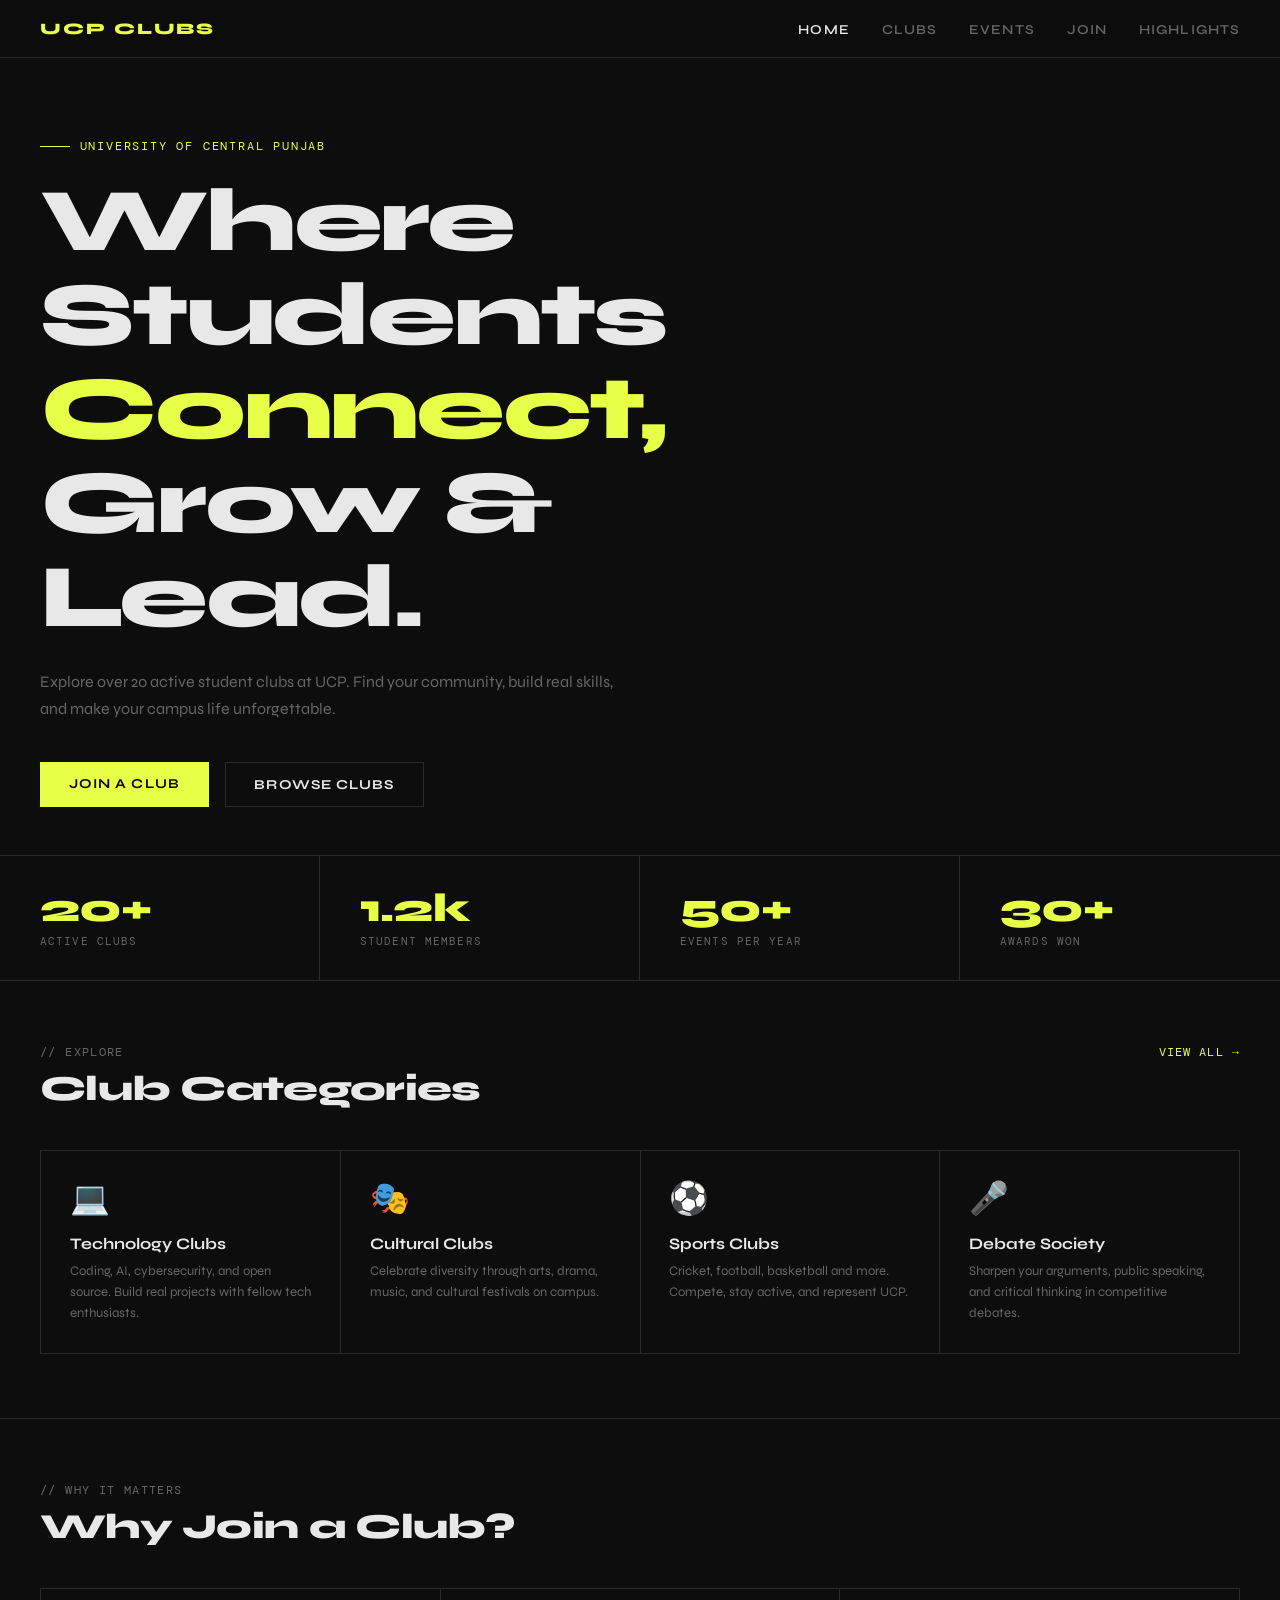
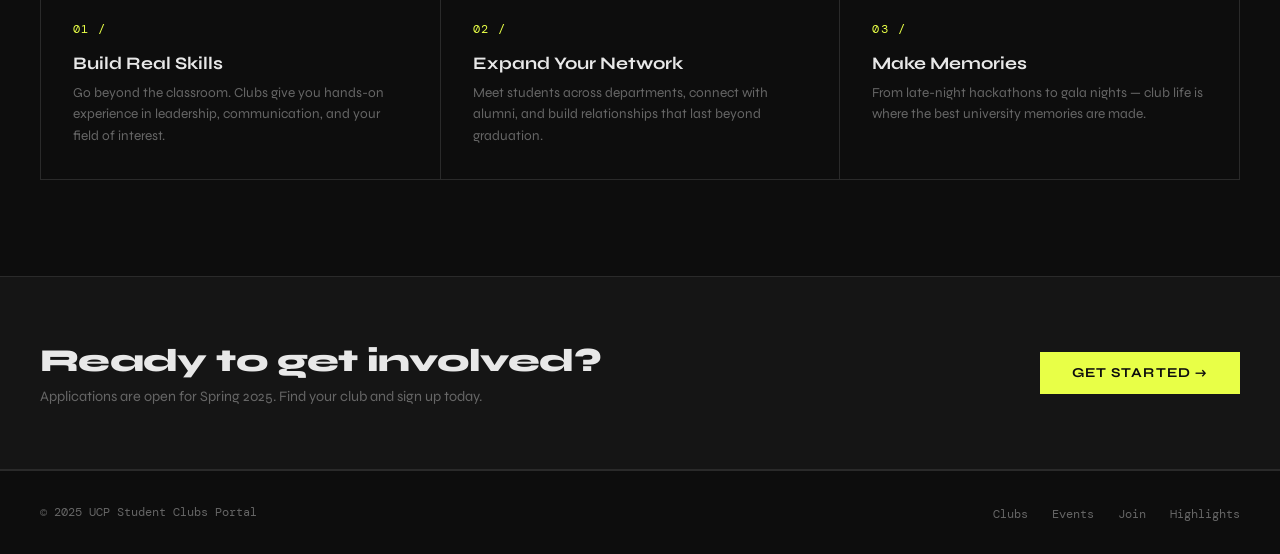
<file: src/index.html>
<!-- index.html -->
<!DOCTYPE html>
<html lang="en">
<head>
  <meta charset="UTF-8" />
  <meta name="viewport" content="width=device-width, initial-scale=1.0"/>
  <title>Home | UCP Clubs Portal</title>
  <link rel="stylesheet" href="../styles/styles.css" />
  <link href="https://fonts.googleapis.com/css2?family=DM+Mono:wght@400;500&family=Syne:wght@400;600;700;800&display=swap" rel="stylesheet"/>
</head>
<body>

  <nav>
    <a class="nav-logo" href="index.html">UCP Clubs</a>
    <ul class="nav-links">
      <li><a href="index.html" class="active">Home</a></li>
      <li><a href="clubs.html">Clubs</a></li>
      <li><a href="events.html">Events</a></li>
      <li><a href="join.html">Join</a></li>
      <li><a href="highlights.html">Highlights</a></li>
    </ul>
  </nav>

  <section class="hero">
    <p class="hero-tag">University of Central Punjab</p>
    <h1>Where Students <span>Connect,</span> Grow & Lead.</h1>
    <p class="hero-sub">Explore over 20 active student clubs at UCP. Find your community, build real skills, and make your campus life unforgettable.</p>
    <div class="hero-cta">
      <a href="join.html" class="btn-primary">Join a Club</a>
      <a href="clubs.html" class="btn-outline">Browse Clubs</a>
    </div>
  </section>

  <div class="stats-strip">
    <div class="stat-item">
      <div class="stat-num">20+</div>
      <div class="stat-label">Active Clubs</div>
    </div>
    <div class="stat-item">
      <div class="stat-num">1.2k</div>
      <div class="stat-label">Student Members</div>
    </div>
    <div class="stat-item">
      <div class="stat-num">50+</div>
      <div class="stat-label">Events Per Year</div>
    </div>
    <div class="stat-item">
      <div class="stat-num">30+</div>
      <div class="stat-label">Awards Won</div>
    </div>
  </div>

  <section class="section">
    <div class="section-header">
      <div>
        <p class="section-tag">// explore</p>
        <h2 class="section-title">Club Categories</h2>
      </div>
      <a href="clubs.html" class="view-all">View All →</a>
    </div>
    <div class="clubs-grid">
      <a href="clubs.html" class="club-card">
        <div class="club-icon">💻</div>
        <div class="club-name">Technology Clubs</div>
        <p class="club-desc">Coding, AI, cybersecurity, and open source. Build real projects with fellow tech enthusiasts.</p>
      </a>
      <a href="clubs.html" class="club-card">
        <div class="club-icon">🎭</div>
        <div class="club-name">Cultural Clubs</div>
        <p class="club-desc">Celebrate diversity through arts, drama, music, and cultural festivals on campus.</p>
      </a>
      <a href="clubs.html" class="club-card">
        <div class="club-icon">⚽</div>
        <div class="club-name">Sports Clubs</div>
        <p class="club-desc">Cricket, football, basketball and more. Compete, stay active, and represent UCP.</p>
      </a>
      <a href="clubs.html" class="club-card">
        <div class="club-icon">🎤</div>
        <div class="club-name">Debate Society</div>
        <p class="club-desc">Sharpen your arguments, public speaking, and critical thinking in competitive debates.</p>
      </a>
    </div>
  </section>

  <section class="section">
    <div class="section-header">
      <div>
        <p class="section-tag">// why it matters</p>
        <h2 class="section-title">Why Join a Club?</h2>
      </div>
    </div>
    <div class="why-grid">
      <div class="why-card">
        <p class="why-num">01 /</p>
        <h3 class="why-title">Build Real Skills</h3>
        <p class="why-desc">Go beyond the classroom. Clubs give you hands-on experience in leadership, communication, and your field of interest.</p>
      </div>
      <div class="why-card">
        <p class="why-num">02 /</p>
        <h3 class="why-title">Expand Your Network</h3>
        <p class="why-desc">Meet students across departments, connect with alumni, and build relationships that last beyond graduation.</p>
      </div>
      <div class="why-card">
        <p class="why-num">03 /</p>
        <h3 class="why-title">Make Memories</h3>
        <p class="why-desc">From late-night hackathons to gala nights — club life is where the best university memories are made.</p>
      </div>
    </div>
  </section>

  <div class="cta-banner">
    <div class="cta-text">
      <h2>Ready to get involved?</h2>
      <p>Applications are open for Spring 2025. Find your club and sign up today.</p>
    </div>
    <a href="join.html" class="btn-primary">Get Started →</a>
  </div>

  <footer>
    <span class="footer-text">© 2025 UCP Student Clubs Portal</span>
    <ul class="footer-links">
      <li><a href="clubs.html">Clubs</a></li>
      <li><a href="events.html">Events</a></li>
      <li><a href="join.html">Join</a></li>
      <li><a href="highlights.html">Highlights</a></li>
    </ul>
  </footer>

</body>
</html>
</file>
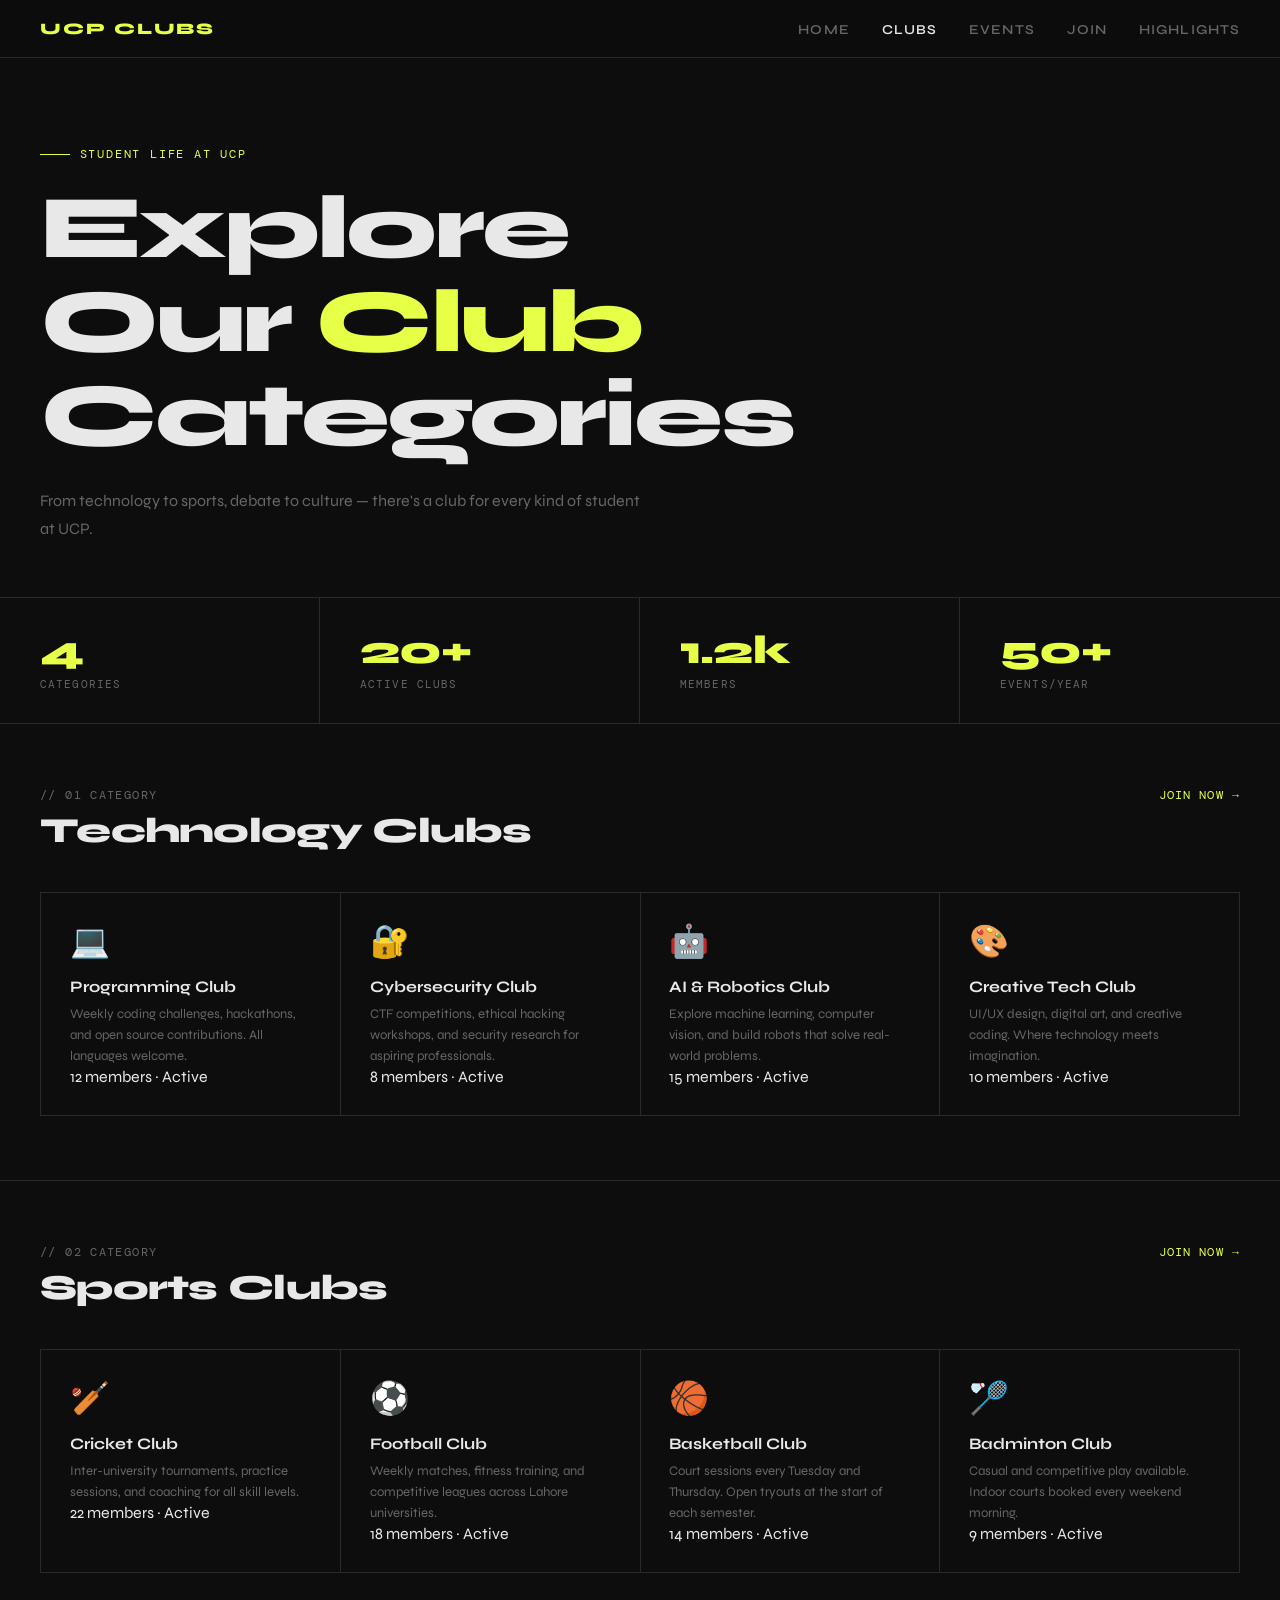
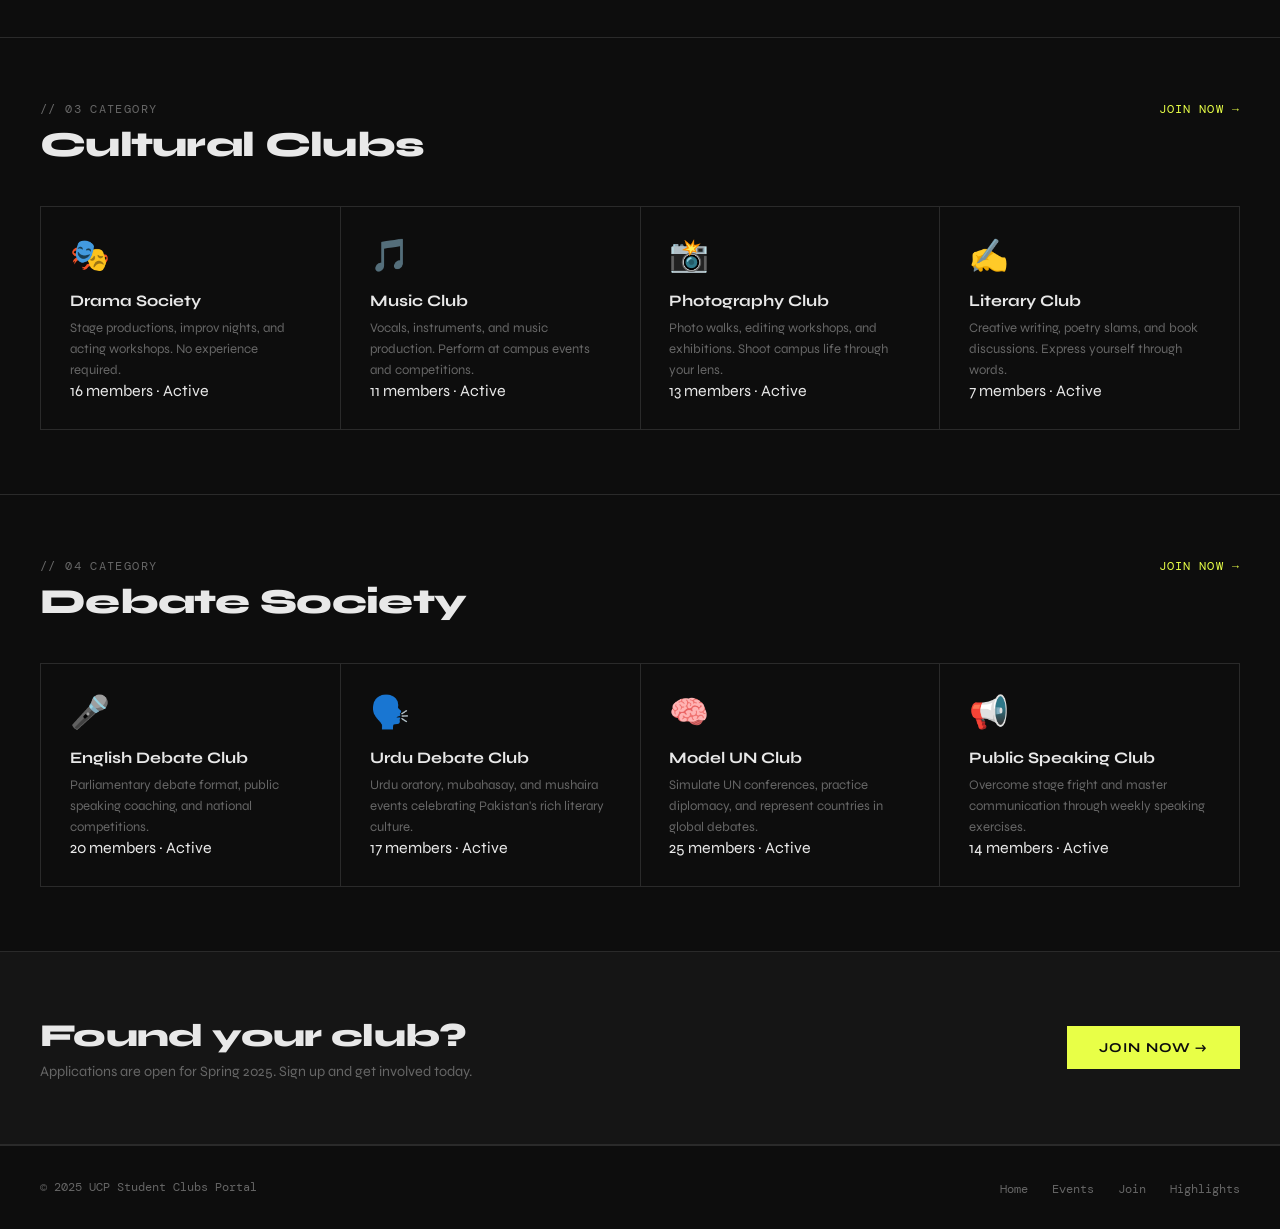
<file: src/clubs.html>
<!DOCTYPE html>
<html lang="en">
<head>
  <meta charset="UTF-8" />
  <meta name="viewport" content="width=device-width, initial-scale=1.0"/>
  <title>Club Categories | UCP Clubs Portal</title>
  <link rel="stylesheet" href="../styles/styles.css" />
  <link href="https://fonts.googleapis.com/css2?family=DM+Mono:wght@400;500&family=Syne:wght@400;600;700;800&display=swap" rel="stylesheet"/>
</head>
<body>

  <nav>
    <a class="nav-logo" href="index.html">UCP Clubs</a>
    <ul class="nav-links">
      <li><a href="index.html">Home</a></li>
      <li><a href="clubs.html" class="active">Clubs</a></li>
      <li><a href="events.html">Events</a></li>
      <li><a href="join.html">Join</a></li>
      <li><a href="highlights.html">Highlights</a></li>
    </ul>
  </nav>

  <section class="hero">
    <p class="hero-tag">Student Life at UCP</p>
    <h1>Explore Our <span>Club</span> Categories</h1>
    <p class="hero-sub">From technology to sports, debate to culture — there's a club for every kind of student at UCP.</p>
  </section>

  <div class="stats-strip">
    <div class="stat-item">
      <div class="stat-num">4</div>
      <div class="stat-label">Categories</div>
    </div>
    <div class="stat-item">
      <div class="stat-num">20+</div>
      <div class="stat-label">Active Clubs</div>
    </div>
    <div class="stat-item">
      <div class="stat-num">1.2k</div>
      <div class="stat-label">Members</div>
    </div>
    <div class="stat-item">
      <div class="stat-num">50+</div>
      <div class="stat-label">Events/Year</div>
    </div>
  </div>

  <section class="section">
    <div class="section-header">
      <div>
        <p class="section-tag">// 01 category</p>
        <h2 class="section-title">Technology Clubs</h2>
      </div>
      <a href="join.html" class="view-all">Join Now →</a>
    </div>
    <div class="clubs-grid">
      <div class="club-card">
        <div class="club-icon">💻</div>
        <div class="club-name">Programming Club</div>
        <p class="club-desc">Weekly coding challenges, hackathons, and open source contributions. All languages welcome.</p>
        <div class="club-meta">12 members · Active</div>
      </div>
      <div class="club-card">
        <div class="club-icon">🔐</div>
        <div class="club-name">Cybersecurity Club</div>
        <p class="club-desc">CTF competitions, ethical hacking workshops, and security research for aspiring professionals.</p>
        <div class="club-meta">8 members · Active</div>
      </div>
      <div class="club-card">
        <div class="club-icon">🤖</div>
        <div class="club-name">AI & Robotics Club</div>
        <p class="club-desc">Explore machine learning, computer vision, and build robots that solve real-world problems.</p>
        <div class="club-meta">15 members · Active</div>
      </div>
      <div class="club-card">
        <div class="club-icon">🎨</div>
        <div class="club-name">Creative Tech Club</div>
        <p class="club-desc">UI/UX design, digital art, and creative coding. Where technology meets imagination.</p>
        <div class="club-meta">10 members · Active</div>
      </div>
    </div>
  </section>

  <section class="section">
    <div class="section-header">
      <div>
        <p class="section-tag">// 02 category</p>
        <h2 class="section-title">Sports Clubs</h2>
      </div>
      <a href="join.html" class="view-all">Join Now →</a>
    </div>
    <div class="clubs-grid">
      <div class="club-card">
        <div class="club-icon">🏏</div>
        <div class="club-name">Cricket Club</div>
        <p class="club-desc">Inter-university tournaments, practice sessions, and coaching for all skill levels.</p>
        <div class="club-meta">22 members · Active</div>
      </div>
      <div class="club-card">
        <div class="club-icon">⚽</div>
        <div class="club-name">Football Club</div>
        <p class="club-desc">Weekly matches, fitness training, and competitive leagues across Lahore universities.</p>
        <div class="club-meta">18 members · Active</div>
      </div>
      <div class="club-card">
        <div class="club-icon">🏀</div>
        <div class="club-name">Basketball Club</div>
        <p class="club-desc">Court sessions every Tuesday and Thursday. Open tryouts at the start of each semester.</p>
        <div class="club-meta">14 members · Active</div>
      </div>
      <div class="club-card">
        <div class="club-icon">🏸</div>
        <div class="club-name">Badminton Club</div>
        <p class="club-desc">Casual and competitive play available. Indoor courts booked every weekend morning.</p>
        <div class="club-meta">9 members · Active</div>
      </div>
    </div>
  </section>

  <section class="section">
    <div class="section-header">
      <div>
        <p class="section-tag">// 03 category</p>
        <h2 class="section-title">Cultural Clubs</h2>
      </div>
      <a href="join.html" class="view-all">Join Now →</a>
    </div>
    <div class="clubs-grid">
      <div class="club-card">
        <div class="club-icon">🎭</div>
        <div class="club-name">Drama Society</div>
        <p class="club-desc">Stage productions, improv nights, and acting workshops. No experience required.</p>
        <div class="club-meta">16 members · Active</div>
      </div>
      <div class="club-card">
        <div class="club-icon">🎵</div>
        <div class="club-name">Music Club</div>
        <p class="club-desc">Vocals, instruments, and music production. Perform at campus events and competitions.</p>
        <div class="club-meta">11 members · Active</div>
      </div>
      <div class="club-card">
        <div class="club-icon">📸</div>
        <div class="club-name">Photography Club</div>
        <p class="club-desc">Photo walks, editing workshops, and exhibitions. Shoot campus life through your lens.</p>
        <div class="club-meta">13 members · Active</div>
      </div>
      <div class="club-card">
        <div class="club-icon">✍️</div>
        <div class="club-name">Literary Club</div>
        <p class="club-desc">Creative writing, poetry slams, and book discussions. Express yourself through words.</p>
        <div class="club-meta">7 members · Active</div>
      </div>
    </div>
  </section>

  <section class="section">
    <div class="section-header">
      <div>
        <p class="section-tag">// 04 category</p>
        <h2 class="section-title">Debate Society</h2>
      </div>
      <a href="join.html" class="view-all">Join Now →</a>
    </div>
    <div class="clubs-grid">
      <div class="club-card">
        <div class="club-icon">🎤</div>
        <div class="club-name">English Debate Club</div>
        <p class="club-desc">Parliamentary debate format, public speaking coaching, and national competitions.</p>
        <div class="club-meta">20 members · Active</div>
      </div>
      <div class="club-card">
        <div class="club-icon">🗣️</div>
        <div class="club-name">Urdu Debate Club</div>
        <p class="club-desc">Urdu oratory, mubahasay, and mushaira events celebrating Pakistan's rich literary culture.</p>
        <div class="club-meta">17 members · Active</div>
      </div>
      <div class="club-card">
        <div class="club-icon">🧠</div>
        <div class="club-name">Model UN Club</div>
        <p class="club-desc">Simulate UN conferences, practice diplomacy, and represent countries in global debates.</p>
        <div class="club-meta">25 members · Active</div>
      </div>
      <div class="club-card">
        <div class="club-icon">📢</div>
        <div class="club-name">Public Speaking Club</div>
        <p class="club-desc">Overcome stage fright and master communication through weekly speaking exercises.</p>
        <div class="club-meta">14 members · Active</div>
      </div>
    </div>
  </section>

  <div class="cta-banner">
    <div class="cta-text">
      <h2>Found your club?</h2>
      <p>Applications are open for Spring 2025. Sign up and get involved today.</p>
    </div>
    <a href="join.html" class="btn-primary">Join Now →</a>
  </div>

  <footer>
    <span class="footer-text">© 2025 UCP Student Clubs Portal</span>
    <ul class="footer-links">
      <li><a href="index.html">Home</a></li>
      <li><a href="events.html">Events</a></li>
      <li><a href="join.html">Join</a></li>
      <li><a href="highlights.html">Highlights</a></li>
    </ul>
  </footer>

</body>
</html>
</file>
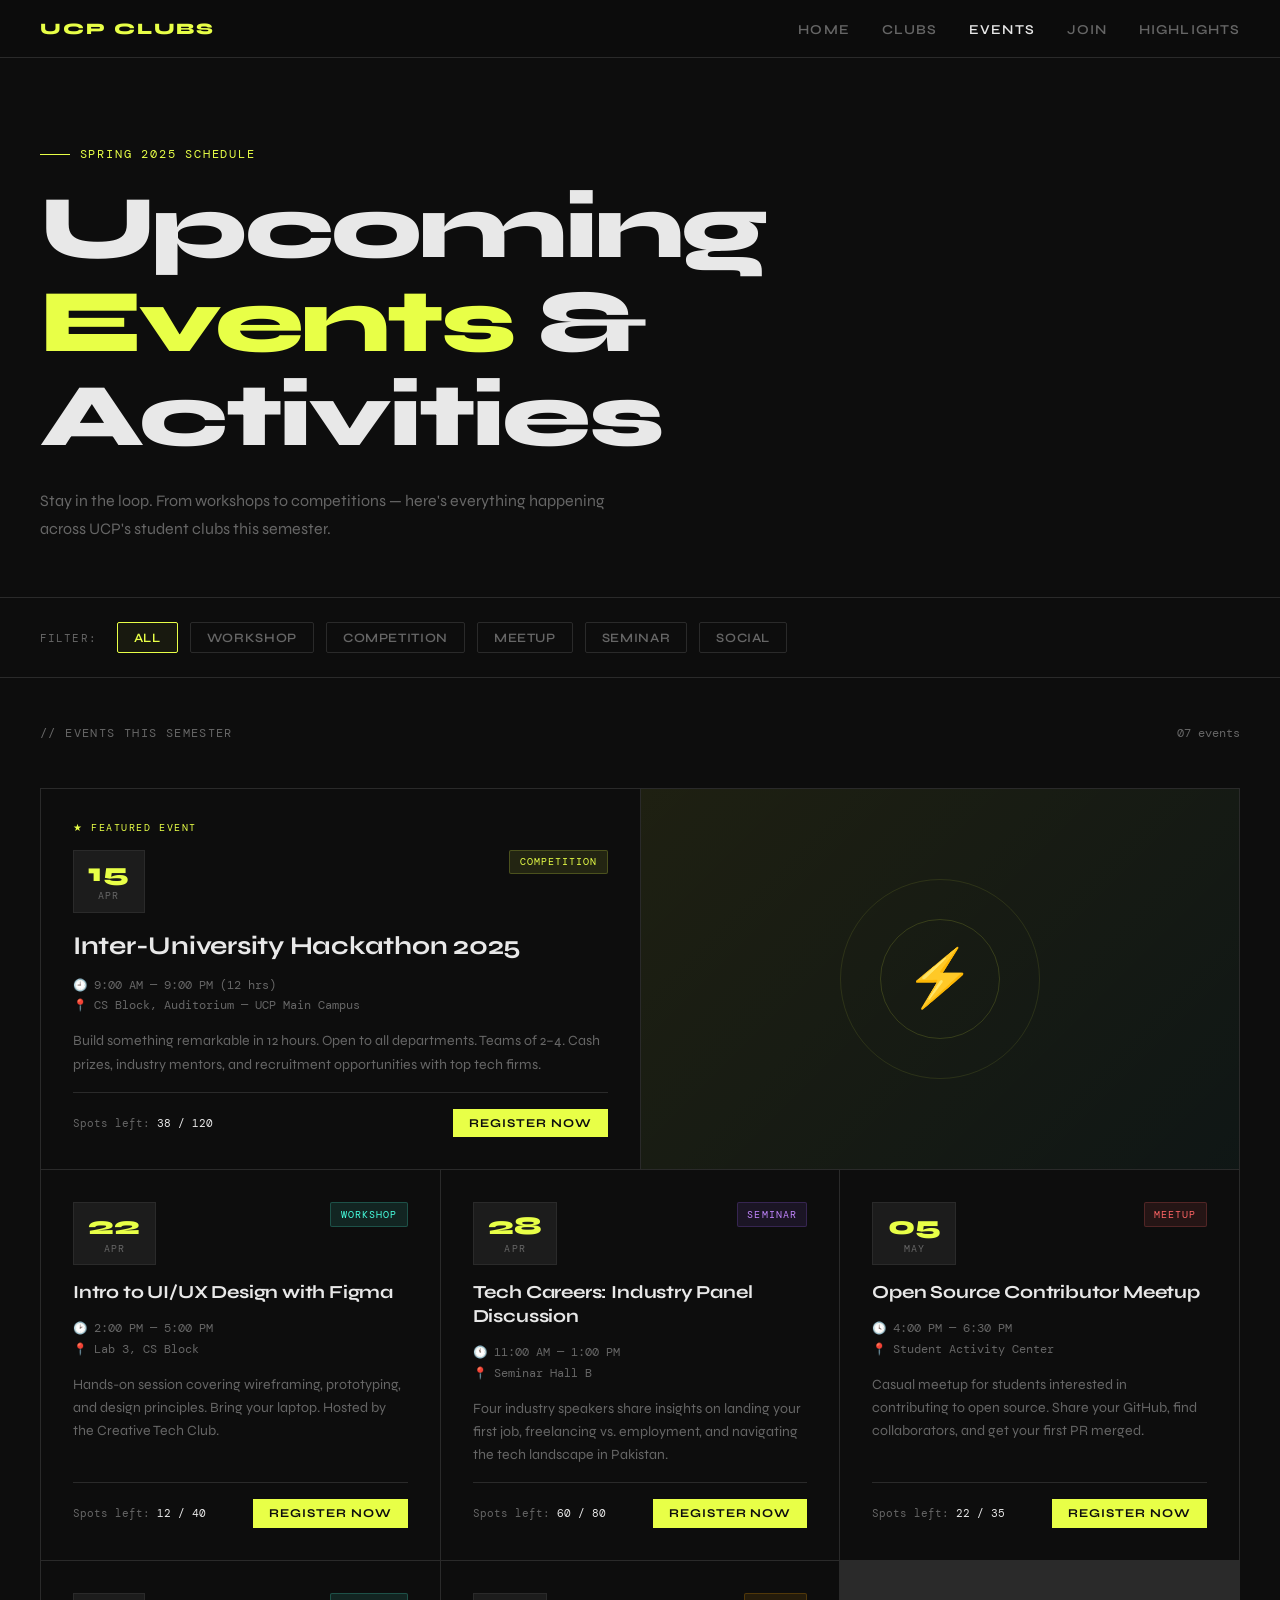
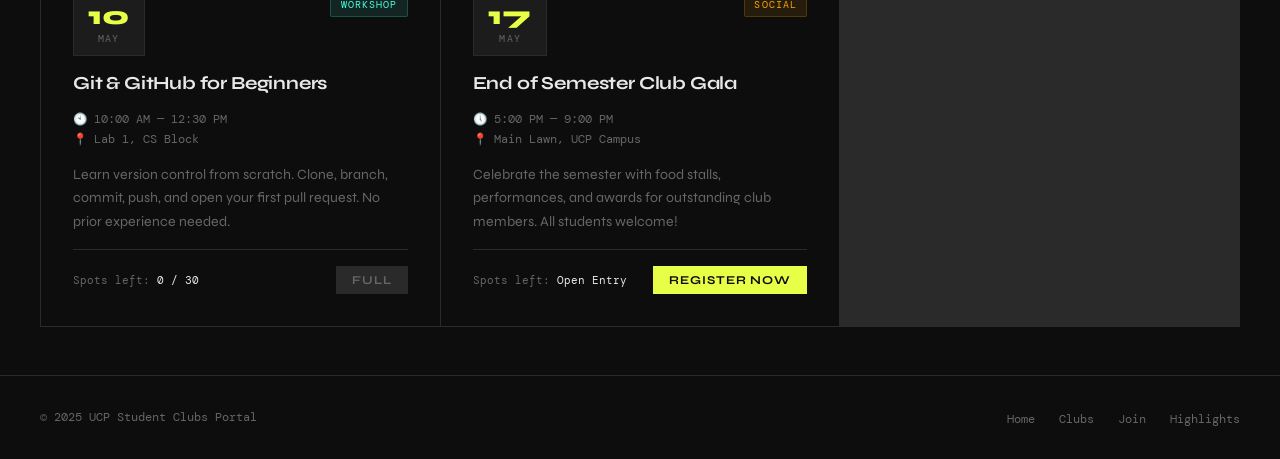
<file: src/events.html>
<!-- events.html -->
<!DOCTYPE html>
<html lang="en">
<head>
  <meta charset="UTF-8" />
  <meta name="viewport" content="width=device-width, initial-scale=1.0"/>
  <title>Upcoming Events | UCP Clubs Portal</title>
  <link rel="stylesheet" href="../styles/styles.css" />
  <link href="https://fonts.googleapis.com/css2?family=DM+Mono:wght@400;500&family=Syne:wght@400;600;700;800&display=swap" rel="stylesheet"/>
</head>
<body>

  <nav>
    <a class="nav-logo" href="index.html">UCP Clubs</a>
    <ul class="nav-links">
      <li><a href="index.html">Home</a></li>
      <li><a href="clubs.html">Clubs</a></li>
      <li><a href="events.html" class="active">Events</a></li>
      <li><a href="join.html">Join</a></li>
      <li><a href="highlights.html">Highlights</a></li>
    </ul>
  </nav>

  <section class="hero">
    <p class="hero-tag">Spring 2025 Schedule</p>
    <h1>Upcoming <span>Events</span> & Activities</h1>
    <p class="hero-sub">Stay in the loop. From workshops to competitions — here's everything happening across UCP's student clubs this semester.</p>
  </section>

  <div class="filter-bar">
    <span class="filter-label">Filter:</span>
    <button class="filter-btn active">All</button>
    <button class="filter-btn">Workshop</button>
    <button class="filter-btn">Competition</button>
    <button class="filter-btn">Meetup</button>
    <button class="filter-btn">Seminar</button>
    <button class="filter-btn">Social</button>
  </div>

  <section class="events-section">
    <div class="section-header">
      <span class="section-tag">// events this semester</span>
      <span class="section-count">07 events</span>
    </div>

    <div class="events-grid">

      <div class="event-card featured-card">
        <div class="featured-content">
          <p class="featured-badge">★ Featured Event</p>
          <div class="card-top">
            <div class="event-date">
              <span class="date-day">15</span>
              <span class="date-month">Apr</span>
            </div>
            <span class="event-tag tag-competition">Competition</span>
          </div>
          <h2 class="event-title">Inter-University Hackathon 2025</h2>
          <div class="event-meta">
            <div class="meta-item">🕘 9:00 AM — 9:00 PM (12 hrs)</div>
            <div class="meta-item">📍 CS Block, Auditorium — UCP Main Campus</div>
          </div>
          <p class="event-desc">Build something remarkable in 12 hours. Open to all departments. Teams of 2–4. Cash prizes, industry mentors, and recruitment opportunities with top tech firms.</p>
          <div class="card-footer">
            <span class="spots">Spots left: <span>38 / 120</span></span>
            <button class="register-btn">Register Now</button>
          </div>
        </div>
        <div class="featured-visual">
          <span class="featured-icon">⚡</span>
        </div>
      </div>

      <div class="event-card">
        <div class="card-top">
          <div class="event-date"><span class="date-day">22</span><span class="date-month">Apr</span></div>
          <span class="event-tag tag-workshop">Workshop</span>
        </div>
        <h3 class="event-title">Intro to UI/UX Design with Figma</h3>
        <div class="event-meta">
          <div class="meta-item">🕑 2:00 PM — 5:00 PM</div>
          <div class="meta-item">📍 Lab 3, CS Block</div>
        </div>
        <p class="event-desc">Hands-on session covering wireframing, prototyping, and design principles. Bring your laptop. Hosted by the Creative Tech Club.</p>
        <div class="card-footer">
          <span class="spots">Spots left: <span>12 / 40</span></span>
          <button class="register-btn">Register Now</button>
        </div>
      </div>

      <div class="event-card">
        <div class="card-top">
          <div class="event-date"><span class="date-day">28</span><span class="date-month">Apr</span></div>
          <span class="event-tag tag-seminar">Seminar</span>
        </div>
        <h3 class="event-title">Tech Careers: Industry Panel Discussion</h3>
        <div class="event-meta">
          <div class="meta-item">🕚 11:00 AM — 1:00 PM</div>
          <div class="meta-item">📍 Seminar Hall B</div>
        </div>
        <p class="event-desc">Four industry speakers share insights on landing your first job, freelancing vs. employment, and navigating the tech landscape in Pakistan.</p>
        <div class="card-footer">
          <span class="spots">Spots left: <span>60 / 80</span></span>
          <button class="register-btn">Register Now</button>
        </div>
      </div>

      <div class="event-card">
        <div class="card-top">
          <div class="event-date"><span class="date-day">05</span><span class="date-month">May</span></div>
          <span class="event-tag tag-meetup">Meetup</span>
        </div>
        <h3 class="event-title">Open Source Contributor Meetup</h3>
        <div class="event-meta">
          <div class="meta-item">🕓 4:00 PM — 6:30 PM</div>
          <div class="meta-item">📍 Student Activity Center</div>
        </div>
        <p class="event-desc">Casual meetup for students interested in contributing to open source. Share your GitHub, find collaborators, and get your first PR merged.</p>
        <div class="card-footer">
          <span class="spots">Spots left: <span>22 / 35</span></span>
          <button class="register-btn">Register Now</button>
        </div>
      </div>

      <div class="event-card">
        <div class="card-top">
          <div class="event-date"><span class="date-day">10</span><span class="date-month">May</span></div>
          <span class="event-tag tag-workshop">Workshop</span>
        </div>
        <h3 class="event-title">Git & GitHub for Beginners</h3>
        <div class="event-meta">
          <div class="meta-item">🕙 10:00 AM — 12:30 PM</div>
          <div class="meta-item">📍 Lab 1, CS Block</div>
        </div>
        <p class="event-desc">Learn version control from scratch. Clone, branch, commit, push, and open your first pull request. No prior experience needed.</p>
        <div class="card-footer">
          <span class="spots">Spots left: <span>0 / 30</span></span>
          <button class="register-btn full">Full</button>
        </div>
      </div>

      <div class="event-card">
        <div class="card-top">
          <div class="event-date"><span class="date-day">17</span><span class="date-month">May</span></div>
          <span class="event-tag tag-social">Social</span>
        </div>
        <h3 class="event-title">End of Semester Club Gala</h3>
        <div class="event-meta">
          <div class="meta-item">🕔 5:00 PM — 9:00 PM</div>
          <div class="meta-item">📍 Main Lawn, UCP Campus</div>
        </div>
        <p class="event-desc">Celebrate the semester with food stalls, performances, and awards for outstanding club members. All students welcome!</p>
        <div class="card-footer">
          <span class="spots">Spots left: <span>Open Entry</span></span>
          <button class="register-btn">Register Now</button>
        </div>
      </div>

    </div>
  </section>

  <footer>
    <span class="footer-text">© 2025 UCP Student Clubs Portal</span>
    <ul class="footer-links">
      <li><a href="index.html">Home</a></li>
      <li><a href="clubs.html">Clubs</a></li>
      <li><a href="join.html">Join</a></li>
      <li><a href="highlights.html">Highlights</a></li>
    </ul>
  </footer>

  <script>
    const filterBtns = document.querySelectorAll('.filter-btn');
    filterBtns.forEach(btn => {
      btn.addEventListener('click', () => {
        filterBtns.forEach(b => b.classList.remove('active'));
        btn.classList.add('active');
      });
    });
  </script>

</body>
</html>
</file>
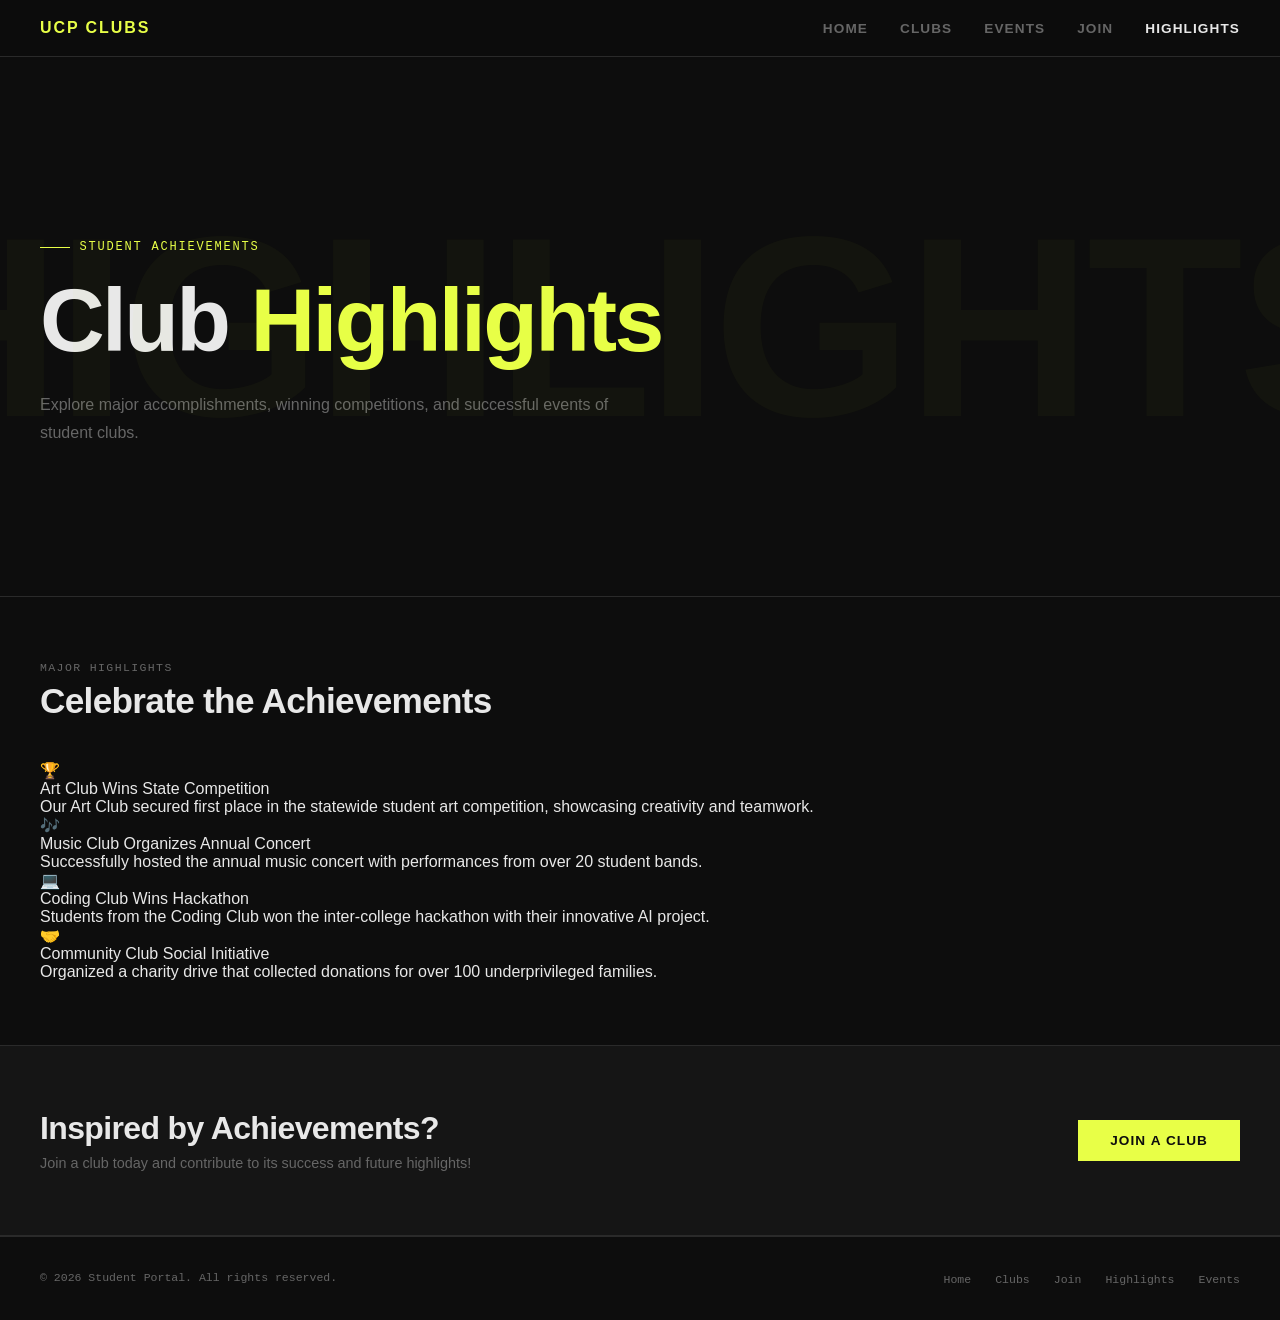
<file: src/highlights.html>
<!DOCTYPE html>
<html lang="en">
<head>
  <meta charset="UTF-8">
  <meta name="viewport" content="width=device-width, initial-scale=1.0">
  <title>Highlights</title>
  <link rel="stylesheet" href="../styles/styles.css">
</head>
<body>


  <nav>
    <a class="nav-logo" href="index.html">UCP Clubs</a>
    <ul class="nav-links">
      <li><a href="index.html">Home</a></li>
      <li><a href="clubs.html">Clubs</a></li>
      <li><a href="events.html" >Events</a></li>
      <li><a href="join.html">Join</a></li>
      <li><a href="highlights.html" class="active">Highlights</a></li>
    </ul>
  </nav>


  <section class="hero" data-bg-text="HIGHLIGHTS">
    <div class="hero-tag">STUDENT ACHIEVEMENTS</div>
    <h1>Club <span>Highlights</span></h1>
    <p class="hero-sub">
      Explore major accomplishments, winning competitions, and successful events of student clubs.
    </p>
  </section>


  <section class="section">
    <div class="section-header">
      <div>
        <div class="section-tag">MAJOR HIGHLIGHTS</div>
        <h2 class="section-title">Celebrate the Achievements</h2>
      </div>
    </div>

    <div class="highlights-grid">
      <div class="highlight-card">
        <div class="highlight-icon">🏆</div>
        <div class="highlight-title">Art Club Wins State Competition</div>
        <div class="highlight-desc">
          Our Art Club secured first place in the statewide student art competition, showcasing creativity and teamwork.
        </div>
      </div>

      <div class="highlight-card">
        <div class="highlight-icon">🎶</div>
        <div class="highlight-title">Music Club Organizes Annual Concert</div>
        <div class="highlight-desc">
          Successfully hosted the annual music concert with performances from over 20 student bands.
        </div>
      </div>

      <div class="highlight-card">
        <div class="highlight-icon">💻</div>
        <div class="highlight-title">Coding Club Wins Hackathon</div>
        <div class="highlight-desc">
          Students from the Coding Club won the inter-college hackathon with their innovative AI project.
        </div>
      </div>

      <div class="highlight-card">
        <div class="highlight-icon">🤝</div>
        <div class="highlight-title">Community Club Social Initiative</div>
        <div class="highlight-desc">
          Organized a charity drive that collected donations for over 100 underprivileged families.
        </div>
      </div>
    </div>
  </section>

  <section class="cta-banner">
    <div class="cta-text">
      <h2>Inspired by Achievements?</h2>
      <p>Join a club today and contribute to its success and future highlights!</p>
    </div>
    <a href="joins.html" class="btn-primary">Join a Club</a>
  </section>


  <footer>
    <div class="footer-text">© 2026 Student Portal. All rights reserved.</div>
    <ul class="footer-links">
      <li><a href="index.html">Home</a></li>
      <li><a href="clubs.html">Clubs</a></li>
      <li><a href="joins.html">Join</a></li>
      <li><a href="highlights.html">Highlights</a></li>
      <li><a href="events.html">Events</a></li>
    </ul>
  </footer>

</body>
</html>
</file>
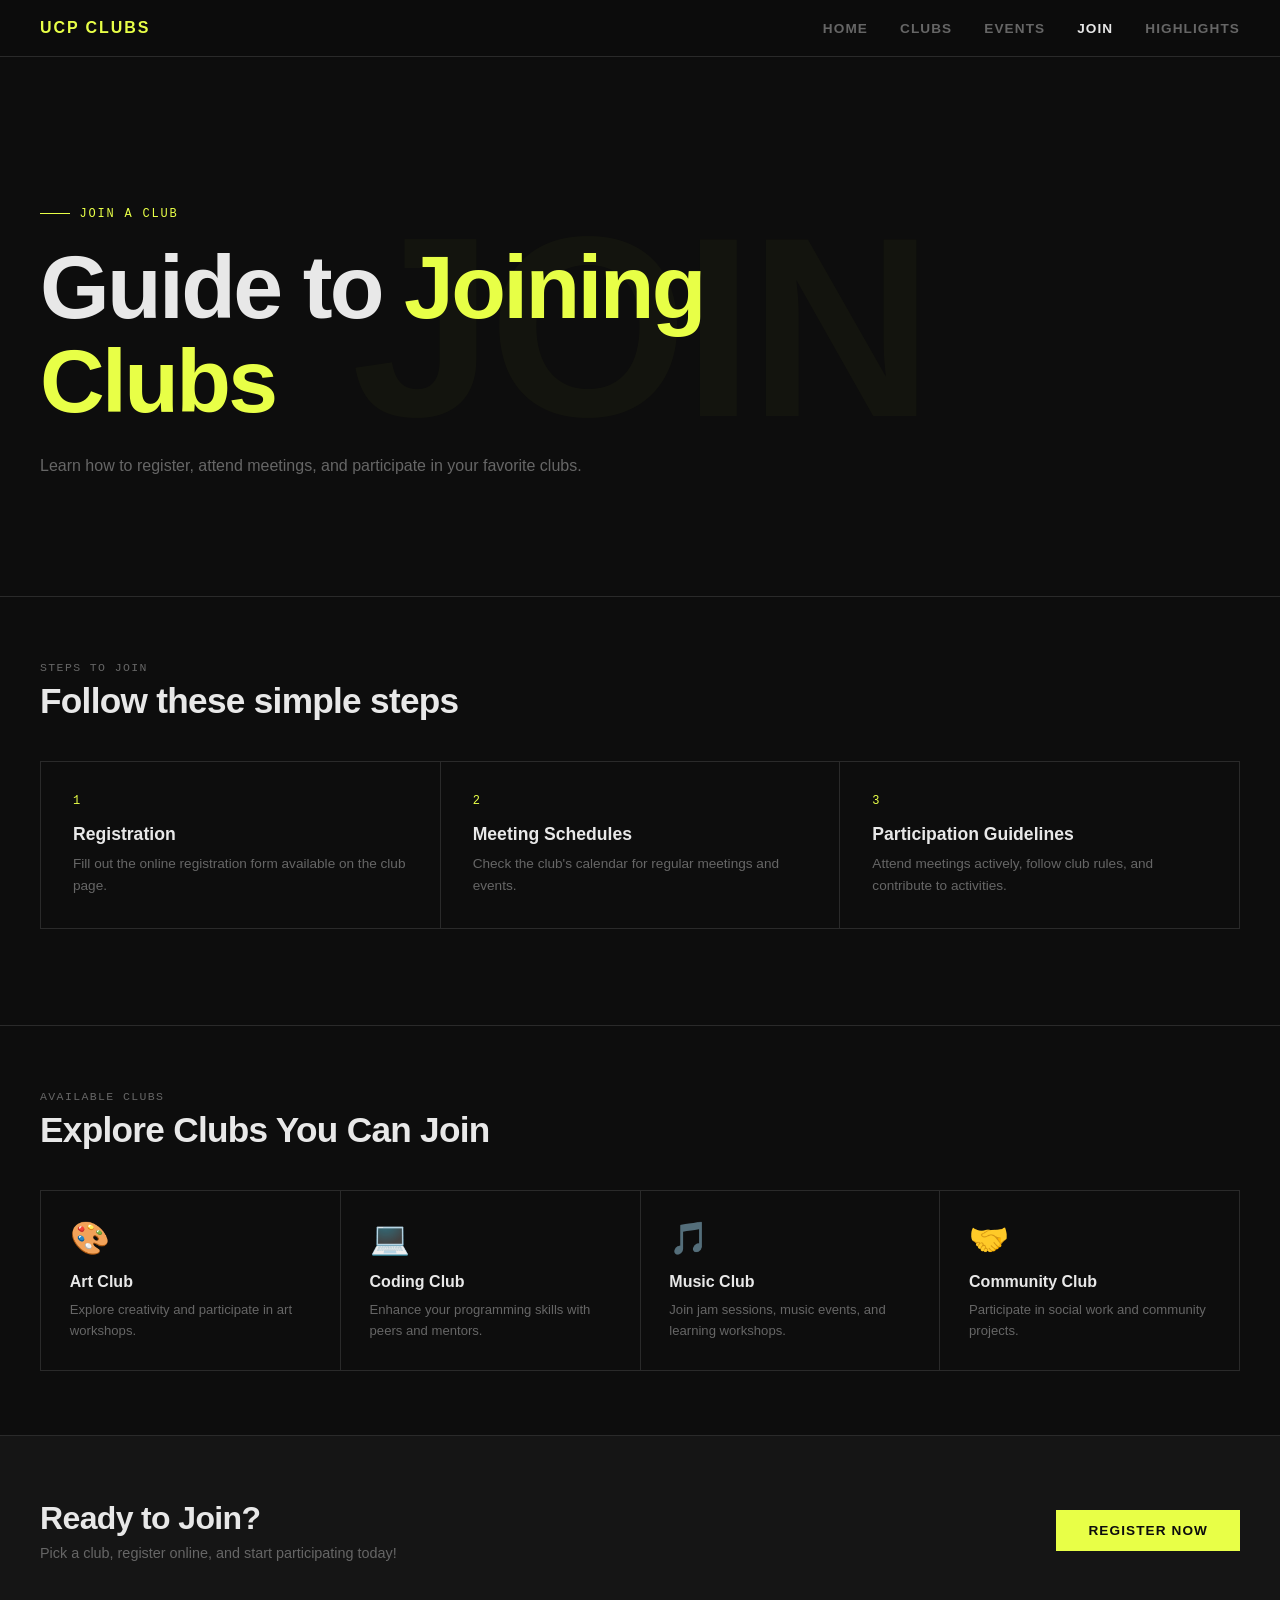
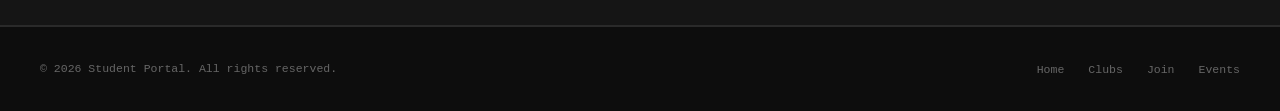
<file: src/join.html>
<!DOCTYPE html>
<html lang="en">
<head>
  <meta charset="UTF-8">
  <meta name="viewport" content="width=device-width, initial-scale=1.0">
  <title>Join a Club</title>
  <link rel="stylesheet" href="../styles/styles.css">
</head>
<body>


 <nav>
    <a class="nav-logo" href="index.html">UCP Clubs</a>
    <ul class="nav-links">
      <li><a href="index.html">Home</a></li>
      <li><a href="clubs.html">Clubs</a></li>
      <li><a href="events.html">Events</a></li>
      <li><a href="join.html" class="active">Join</a></li>
      <li><a href="highlights.html">Highlights</a></li>
    </ul>
  </nav>

  <section class="hero" data-bg-text="JOIN">
    <div class="hero-tag">JOIN A CLUB</div>
    <h1>Guide to <span>Joining Clubs</span></h1>
    <p class="hero-sub">
      Learn how to register, attend meetings, and participate in your favorite clubs.
    </p>
  </section>


  <section class="section">
    <div class="section-header">
      <div>
        <div class="section-tag">STEPS TO JOIN</div>
        <h2 class="section-title">Follow these simple steps</h2>
      </div>
    </div>

    <div class="why-grid">
      <div class="why-card">
        <div class="why-num">1</div>
        <div class="why-title">Registration</div>
        <div class="why-desc">Fill out the online registration form available on the club page.</div>
      </div>
      <div class="why-card">
        <div class="why-num">2</div>
        <div class="why-title">Meeting Schedules</div>
        <div class="why-desc">Check the club's calendar for regular meetings and events.</div>
      </div>
      <div class="why-card">
        <div class="why-num">3</div>
        <div class="why-title">Participation Guidelines</div>
        <div class="why-desc">Attend meetings actively, follow club rules, and contribute to activities.</div>
      </div>
    </div>
  </section>


  <section class="section">
    <div class="section-header">
      <div>
        <div class="section-tag">AVAILABLE CLUBS</div>
        <h2 class="section-title">Explore Clubs You Can Join</h2>
      </div>
    </div>

    <div class="clubs-grid">
      <a href="#" class="club-card">
        <div class="club-icon">🎨</div>
        <div class="club-name">Art Club</div>
        <div class="club-desc">Explore creativity and participate in art workshops.</div>
      </a>
      <a href="#" class="club-card">
        <div class="club-icon">💻</div>
        <div class="club-name">Coding Club</div>
        <div class="club-desc">Enhance your programming skills with peers and mentors.</div>
      </a>
      <a href="#" class="club-card">
        <div class="club-icon">🎵</div>
        <div class="club-name">Music Club</div>
        <div class="club-desc">Join jam sessions, music events, and learning workshops.</div>
      </a>
      <a href="#" class="club-card">
        <div class="club-icon">🤝</div>
        <div class="club-name">Community Club</div>
        <div class="club-desc">Participate in social work and community projects.</div>
      </a>
    </div>
  </section>


  <section class="cta-banner">
    <div class="cta-text">
      <h2>Ready to Join?</h2>
      <p>Pick a club, register online, and start participating today!</p>
    </div>
    <a href="#" class="btn-primary">Register Now</a>
  </section>

 
  <footer>
    <div class="footer-text">© 2026 Student Portal. All rights reserved.</div>
    <ul class="footer-links">
      <li><a href="index.html">Home</a></li>
      <li><a href="clubs.html">Clubs</a></li>
      <li><a href="joins.html">Join</a></li>
      <li><a href="events.html">Events</a></li>
    </ul>
  </footer>

</body>
</html>
</file>
<file: styles/styles.css>
body{
    margin: 0;
    padding: 0; 
    font-family: Arial, sans-serif; 
}


*, *::before, *::after { box-sizing: border-box; margin: 0; padding: 0; }

:root {
  --bg: #0d0d0d;
  --surface: #151515;
  --surface2: #1c1c1c;
  --border: #2a2a2a;
  --accent: #e8ff47;
  --accent2: #47ffe0;
  --text: #e8e8e8;
  --muted: #666;
  --font-display: 'Syne', sans-serif;
  --font-mono: 'DM Mono', monospace;
}

body {
  background: var(--bg);
  color: var(--text);
  font-family: var(--font-display);
  min-height: 100vh;
  overflow-x: hidden;
}

/* ── NAV ── */
nav {
  display: flex;
  justify-content: space-between;
  align-items: center;
  padding: 1.2rem 2.5rem;
  border-bottom: 1px solid var(--border);
  position: sticky;
  top: 0;
  background: rgba(13,13,13,0.9);
  backdrop-filter: blur(12px);
  z-index: 100;
}

.nav-logo {
  font-size: 1rem;
  font-weight: 800;
  letter-spacing: 0.12em;
  text-transform: uppercase;
  color: var(--accent);
  text-decoration: none;
}

.nav-links {
  display: flex;
  gap: 2rem;
  list-style: none;
}

.nav-links a {
  color: var(--muted);
  text-decoration: none;
  font-size: 0.85rem;
  font-weight: 600;
  letter-spacing: 0.08em;
  text-transform: uppercase;
  transition: color 0.2s;
}

.nav-links a:hover,
.nav-links a.active { color: var(--text); }

/* ── HERO ── */
.hero {
  padding: 5rem 2.5rem 3rem;
  border-bottom: 1px solid var(--border);
  position: relative;
  overflow: hidden;
  min-height: 60vh;
  display: flex;
  flex-direction: column;
  justify-content: center;
}

.hero::before {
  content: attr(data-bg-text);
  position: absolute;
  top: 50%;
  left: 50%;
  transform: translate(-50%, -50%);
  font-size: clamp(6rem, 20vw, 18rem);
  font-weight: 800;
  color: rgba(232,255,71,0.03);
  letter-spacing: -0.02em;
  white-space: nowrap;
  pointer-events: none;
  user-select: none;
}

.hero-tag {
  font-family: var(--font-mono);
  font-size: 0.75rem;
  color: var(--accent);
  letter-spacing: 0.15em;
  text-transform: uppercase;
  margin-bottom: 1.2rem;
  display: flex;
  align-items: center;
  gap: 0.6rem;
}

.hero-tag::before {
  content: '';
  width: 30px;
  height: 1px;
  background: var(--accent);
}

h1 {
  font-size: clamp(2.4rem, 7vw, 6rem);
  font-weight: 800;
  line-height: 1.05;
  letter-spacing: -0.03em;
  max-width: 800px;
}

h1 span { color: var(--accent); }

.hero-sub {
  margin-top: 1.5rem;
  color: var(--muted);
  font-size: 1rem;
  max-width: 500px;
  line-height: 1.7;
}

.hero-cta {
  margin-top: 2.5rem;
  display: flex;
  gap: 1rem;
  flex-wrap: wrap;
}

/* ── BUTTONS ── */
.btn-primary {
  font-family: var(--font-display);
  font-size: 0.85rem;
  font-weight: 700;
  letter-spacing: 0.08em;
  text-transform: uppercase;
  color: var(--bg);
  background: var(--accent);
  border: none;
  padding: 0.8rem 1.8rem;
  cursor: pointer;
  text-decoration: none;
  display: inline-block;
  transition: opacity 0.2s;
}

.btn-primary:hover { opacity: 0.85; }

.btn-outline {
  font-family: var(--font-display);
  font-size: 0.85rem;
  font-weight: 700;
  letter-spacing: 0.08em;
  text-transform: uppercase;
  color: var(--text);
  background: transparent;
  border: 1px solid var(--border);
  padding: 0.8rem 1.8rem;
  cursor: pointer;
  text-decoration: none;
  display: inline-block;
  transition: border-color 0.2s;
}

.btn-outline:hover { border-color: var(--text); }

/* ── STATS STRIP ── */
.stats-strip {
  display: grid;
  grid-template-columns: repeat(4, 1fr);
  border-bottom: 1px solid var(--border);
}

.stat-item {
  padding: 2rem 2.5rem;
  border-right: 1px solid var(--border);
}

.stat-item:last-child { border-right: none; }

.stat-num {
  font-size: 2.5rem;
  font-weight: 800;
  color: var(--accent);
  line-height: 1;
  letter-spacing: -0.02em;
}

.stat-label {
  font-family: var(--font-mono);
  font-size: 0.7rem;
  color: var(--muted);
  text-transform: uppercase;
  letter-spacing: 0.1em;
  margin-top: 0.4rem;
}

/* ── SECTIONS ── */
.section {
  padding: 4rem 2.5rem;
  border-bottom: 1px solid var(--border);
}

.section-header {
  display: flex;
  justify-content: space-between;
  align-items: baseline;
  margin-bottom: 2.5rem;
}

.section-tag {
  font-family: var(--font-mono);
  font-size: 0.72rem;
  color: var(--muted);
  text-transform: uppercase;
  letter-spacing: 0.12em;
  margin-bottom: 0.4rem;
}

.section-title {
  font-size: clamp(1.6rem, 3vw, 2.2rem);
  font-weight: 800;
  letter-spacing: -0.02em;
}

.section-count {
  font-family: var(--font-mono);
  font-size: 0.72rem;
  color: var(--muted);
}

.view-all {
  font-family: var(--font-mono);
  font-size: 0.72rem;
  color: var(--accent);
  text-decoration: none;
  letter-spacing: 0.1em;
  text-transform: uppercase;
  transition: opacity 0.2s;
}

.view-all:hover { opacity: 0.7; }

/* ── CLUBS GRID ── */
.clubs-grid {
  display: grid;
  grid-template-columns: repeat(auto-fill, minmax(260px, 1fr));
  gap: 1px;
  background: var(--border);
  border: 1px solid var(--border);
}

.club-card {
  background: var(--bg);
  padding: 1.8rem;
  transition: background 0.2s;
  text-decoration: none;
  color: inherit;
  display: block;
}

.club-card:hover { background: var(--surface); }

.club-icon { font-size: 2rem; margin-bottom: 1rem; }
.club-name { font-size: 1rem; font-weight: 700; margin-bottom: 0.5rem; }
.club-desc { font-size: 0.82rem; color: var(--muted); line-height: 1.6; }

/* ── WHY JOIN GRID ── */
.why-grid {
  display: grid;
  grid-template-columns: repeat(3, 1fr);
  gap: 1px;
  background: var(--border);
  border: 1px solid var(--border);
}

.why-card { background: var(--bg); padding: 2rem; }

.why-num {
  font-family: var(--font-mono);
  font-size: 0.7rem;
  color: var(--accent);
  letter-spacing: 0.12em;
  margin-bottom: 1rem;
}

.why-title { font-size: 1.05rem; font-weight: 700; margin-bottom: 0.6rem; }
.why-desc { font-size: 0.83rem; color: var(--muted); line-height: 1.65; }

/* ── CTA BANNER ── */
.cta-banner {
  padding: 4rem 2.5rem;
  display: flex;
  justify-content: space-between;
  align-items: center;
  gap: 2rem;
  flex-wrap: wrap;
  border-bottom: 1px solid var(--border);
  background: var(--surface);
}

.cta-text h2 {
  font-size: clamp(1.5rem, 3vw, 2rem);
  font-weight: 800;
  letter-spacing: -0.02em;
}

.cta-text p { color: var(--muted); font-size: 0.9rem; margin-top: 0.5rem; }

/* ── FILTER BAR ── */
.filter-bar {
  padding: 1.5rem 2.5rem;
  border-bottom: 1px solid var(--border);
  display: flex;
  gap: 0.75rem;
  flex-wrap: wrap;
  align-items: center;
}

.filter-label {
  font-family: var(--font-mono);
  font-size: 0.7rem;
  color: var(--muted);
  letter-spacing: 0.1em;
  text-transform: uppercase;
  margin-right: 0.5rem;
}

.filter-btn {
  padding: 0.4rem 1rem;
  border: 1px solid var(--border);
  background: transparent;
  color: var(--muted);
  font-family: var(--font-display);
  font-size: 0.8rem;
  font-weight: 600;
  cursor: pointer;
  border-radius: 2px;
  transition: all 0.2s;
  text-transform: uppercase;
  letter-spacing: 0.05em;
}

.filter-btn:hover,
.filter-btn.active {
  border-color: var(--accent);
  color: var(--accent);
  background: rgba(232,255,71,0.05);
}

/* ── EVENTS ── */
.events-section { padding: 3rem 2.5rem; }

.events-grid {
  display: grid;
  grid-template-columns: repeat(auto-fill, minmax(320px, 1fr));
  gap: 1px;
  background: var(--border);
  border: 1px solid var(--border);
}

.event-card {
  background: var(--bg);
  padding: 2rem;
  display: flex;
  flex-direction: column;
  gap: 1rem;
  transition: background 0.2s;
  position: relative;
  overflow: hidden;
}

.event-card::after {
  content: '';
  position: absolute;
  bottom: 0; left: 0;
  width: 0; height: 2px;
  background: var(--accent);
  transition: width 0.3s ease;
}

.event-card:hover { background: var(--surface); }
.event-card:hover::after { width: 100%; }

.featured-card {
  grid-column: 1 / -1;
  display: grid;
  grid-template-columns: 1fr 1fr;
  padding: 0;
  gap: 0;
}

.featured-content {
  padding: 2rem;
  display: flex;
  flex-direction: column;
  gap: 1rem;
}

.featured-badge {
  font-family: var(--font-mono);
  font-size: 0.65rem;
  letter-spacing: 0.15em;
  text-transform: uppercase;
  color: var(--accent);
}

.featured-visual {
  background: linear-gradient(135deg, rgba(232,255,71,0.08) 0%, rgba(71,255,224,0.04) 100%);
  border-left: 1px solid var(--border);
  display: flex;
  align-items: center;
  justify-content: center;
  min-height: 220px;
  position: relative;
  overflow: hidden;
}

.featured-visual::before {
  content: '';
  position: absolute;
  width: 200px; height: 200px;
  border: 1px solid rgba(232,255,71,0.1);
  border-radius: 50%;
  animation: pulse 3s ease-in-out infinite;
}

.featured-visual::after {
  content: '';
  position: absolute;
  width: 120px; height: 120px;
  border: 1px solid rgba(232,255,71,0.15);
  border-radius: 50%;
  animation: pulse 3s ease-in-out infinite 1s;
}

.featured-icon { font-size: 3.5rem; z-index: 1; }

@keyframes pulse {
  0%, 100% { transform: scale(1); opacity: 0.5; }
  50% { transform: scale(1.1); opacity: 1; }
}

.card-top {
  display: flex;
  justify-content: space-between;
  align-items: flex-start;
}

.event-date {
  display: flex;
  flex-direction: column;
  align-items: center;
  background: var(--surface2);
  border: 1px solid var(--border);
  padding: 0.6rem 0.9rem;
  min-width: 56px;
  text-align: center;
}

.date-day {
  font-size: 1.6rem;
  font-weight: 800;
  line-height: 1;
  color: var(--accent);
}

.date-month {
  font-family: var(--font-mono);
  font-size: 0.65rem;
  color: var(--muted);
  text-transform: uppercase;
  letter-spacing: 0.1em;
  margin-top: 0.2rem;
}

.event-tag {
  font-family: var(--font-mono);
  font-size: 0.65rem;
  letter-spacing: 0.1em;
  text-transform: uppercase;
  padding: 0.3rem 0.6rem;
  border-radius: 2px;
}

.tag-workshop  { background: rgba(71,255,224,0.1);  color: var(--accent2); border: 1px solid rgba(71,255,224,0.2); }
.tag-competition { background: rgba(232,255,71,0.1); color: var(--accent);  border: 1px solid rgba(232,255,71,0.2); }
.tag-meetup    { background: rgba(255,100,100,0.1);  color: #ff6464;        border: 1px solid rgba(255,100,100,0.2); }
.tag-seminar   { background: rgba(160,100,255,0.1);  color: #c084fc;        border: 1px solid rgba(160,100,255,0.2); }
.tag-social    { background: rgba(255,165,0,0.1);    color: orange;         border: 1px solid rgba(255,165,0,0.2); }

.event-title { font-size: 1.15rem; font-weight: 700; line-height: 1.3; letter-spacing: -0.01em; }
.featured-content .event-title { font-size: 1.6rem; }

.event-meta { display: flex; flex-direction: column; gap: 0.35rem; }

.meta-item {
  font-family: var(--font-mono);
  font-size: 0.72rem;
  color: var(--muted);
  display: flex;
  align-items: center;
  gap: 0.4rem;
}

.event-desc { font-size: 0.88rem; color: var(--muted); line-height: 1.65; flex: 1; }

.card-footer {
  display: flex;
  justify-content: space-between;
  align-items: center;
  padding-top: 1rem;
  border-top: 1px solid var(--border);
}

.spots { font-family: var(--font-mono); font-size: 0.7rem; color: var(--muted); }
.spots span { color: var(--text); }

.register-btn {
  font-family: var(--font-display);
  font-size: 0.75rem;
  font-weight: 700;
  letter-spacing: 0.08em;
  text-transform: uppercase;
  color: var(--bg);
  background: var(--accent);
  border: none;
  padding: 0.45rem 1rem;
  cursor: pointer;
  transition: opacity 0.2s;
}

.register-btn:hover { opacity: 0.85; }
.register-btn.full { background: var(--border); color: var(--muted); cursor: not-allowed; }

/* ── FOOTER ── */
footer {
  border-top: 1px solid var(--border);
  padding: 2rem 2.5rem;
  display: flex;
  justify-content: space-between;
  align-items: center;
  flex-wrap: wrap;
  gap: 1rem;
}

.footer-text { font-family: var(--font-mono); font-size: 0.72rem; color: var(--muted); }

.footer-links { display: flex; gap: 1.5rem; list-style: none; }

.footer-links a {
  font-family: var(--font-mono);
  font-size: 0.72rem;
  color: var(--muted);
  text-decoration: none;
  transition: color 0.2s;
}

.footer-links a:hover { color: var(--text); }

/* ── MEDIA QUERIES ── */
@media (max-width: 768px) {
  nav { padding: 1rem 1.25rem; }
  .nav-links { gap: 1.2rem; }
  .nav-links a { font-size: 0.75rem; }

  .hero { padding: 3rem 1.25rem 2rem; min-height: auto; }

  .stats-strip { grid-template-columns: repeat(2, 1fr); }
  .stat-item:nth-child(2) { border-right: none; }

  .section { padding: 2.5rem 1.25rem; }
  .why-grid { grid-template-columns: 1fr; }

  .cta-banner { flex-direction: column; align-items: flex-start; padding: 2.5rem 1.25rem; }

  .filter-bar { padding: 1rem 1.25rem; }
  .events-section { padding: 2rem 1.25rem; }
  .events-grid { grid-template-columns: 1fr; }

  .featured-card { grid-template-columns: 1fr; }
  .featured-visual { display: none; }

  footer { flex-direction: column; align-items: flex-start; padding: 1.5rem 1.25rem; }
}


/* ── JOINS PAGE SPECIFIC STYLING ── */

/* HERO SECTION */
.hero[data-bg-text="JOIN"] {
  padding: 5rem 2.5rem 3rem;
  border-bottom: 1px solid var(--border);
  display: flex;
  flex-direction: column;
  justify-content: center;
  position: relative;
}

.hero-sub {
  margin-top: 1.5rem;
  max-width: 600px;
  line-height: 1.7;
  color: var(--muted);
}

/* STEPS TO JOIN (WHY GRID) */
.why-grid {
  display: grid;
  grid-template-columns: repeat(3, 1fr);
  gap: 1px;
  background: var(--border);
  border: 1px solid var(--border);
  margin: 2rem 0;
}

.why-card {
  background: var(--bg);
  padding: 2rem;
  transition: background 0.2s;
}

.why-card:hover {
  background: var(--surface);
}

.why-num {
  font-family: var(--font-mono);
  font-size: 0.75rem;
  color: var(--accent);
  letter-spacing: 0.12em;
  margin-bottom: 1rem;
}

.why-title {
  font-size: 1.1rem;
  font-weight: 700;
  margin-bottom: 0.5rem;
}

.why-desc {
  font-size: 0.85rem;
  color: var(--muted);
  line-height: 1.6;
}

/* CLUBS GRID */
.clubs-grid {
  display: grid;
  grid-template-columns: repeat(auto-fill, minmax(260px, 1fr));
  gap: 1px;
  background: var(--border);
  border: 1px solid var(--border);
}

.club-card {
  background: var(--bg);
  padding: 1.8rem;
  display: block;
  text-decoration: none;
  color: inherit;
  transition: background 0.2s;
}

.club-card:hover {
  background: var(--surface);
}

.club-icon {
  font-size: 2rem;
  margin-bottom: 1rem;
}

.club-name {
  font-size: 1rem;
  font-weight: 700;
  margin-bottom: 0.5rem;
}

.club-desc {
  font-size: 0.82rem;
  color: var(--muted);
  line-height: 1.6;
}

/* CTA BANNER */
.cta-banner {
  padding: 4rem 2.5rem;
  display: flex;
  justify-content: space-between;
  align-items: center;
  gap: 2rem;
  flex-wrap: wrap;
  border-bottom: 1px solid var(--border);
  background: var(--surface);
}

.cta-text h2 {
  font-size: clamp(1.5rem, 3vw, 2rem);
  font-weight: 800;
}

.cta-text p {
  font-size: 0.9rem;
  color: var(--muted);
  margin-top: 0.5rem;
}

.cta-banner .btn-primary {
  padding: 0.8rem 2rem;
  font-size: 0.85rem;
}


@media (max-width: 480px) {
  h1 { font-size: 2rem; }
  .nav-links { gap: 0.8rem; }
  .nav-links a { font-size: 0.72rem; }
  .stats-strip { grid-template-columns: 1fr 1fr; }
  .clubs-grid { grid-template-columns: 1fr; }
  .event-card { padding: 1.25rem; }
.club-meta {
  font-family: var(--font-mono);
  font-size: 0.68rem;
  color: var(--accent);
  margin-top: 0.8rem;
  letter-spacing: 0.08em;
}
}



/* ── MEDIA QUERIES ── */
@media (max-width: 768px) {
  .hero { padding: 3rem 1.25rem 2rem; }
  .why-grid { grid-template-columns: 1fr; margin: 1.5rem 0; }
  .cta-banner { flex-direction: column; align-items: flex-start; padding: 2.5rem 1.25rem; }
  .clubs-grid { margin: 1.5rem 0; grid-template-columns: repeat(auto-fill, minmax(220px, 1fr)); }
}

@media (max-width: 480px) {
  .hero h1 { font-size: 2rem; }
  .hero-sub { font-size: 0.9rem; max-width: 100%; }
  .clubs-grid { grid-template-columns: 1fr; }
  .club-card { padding: 1.25rem; }
  .why-card { padding: 1.5rem; }
  .why-title { font-size: 1rem; }
  .why-desc { font-size: 0.8rem; }
  .cta-banner .btn-primary { width: 100%; text-align: center; }
}
</file>
